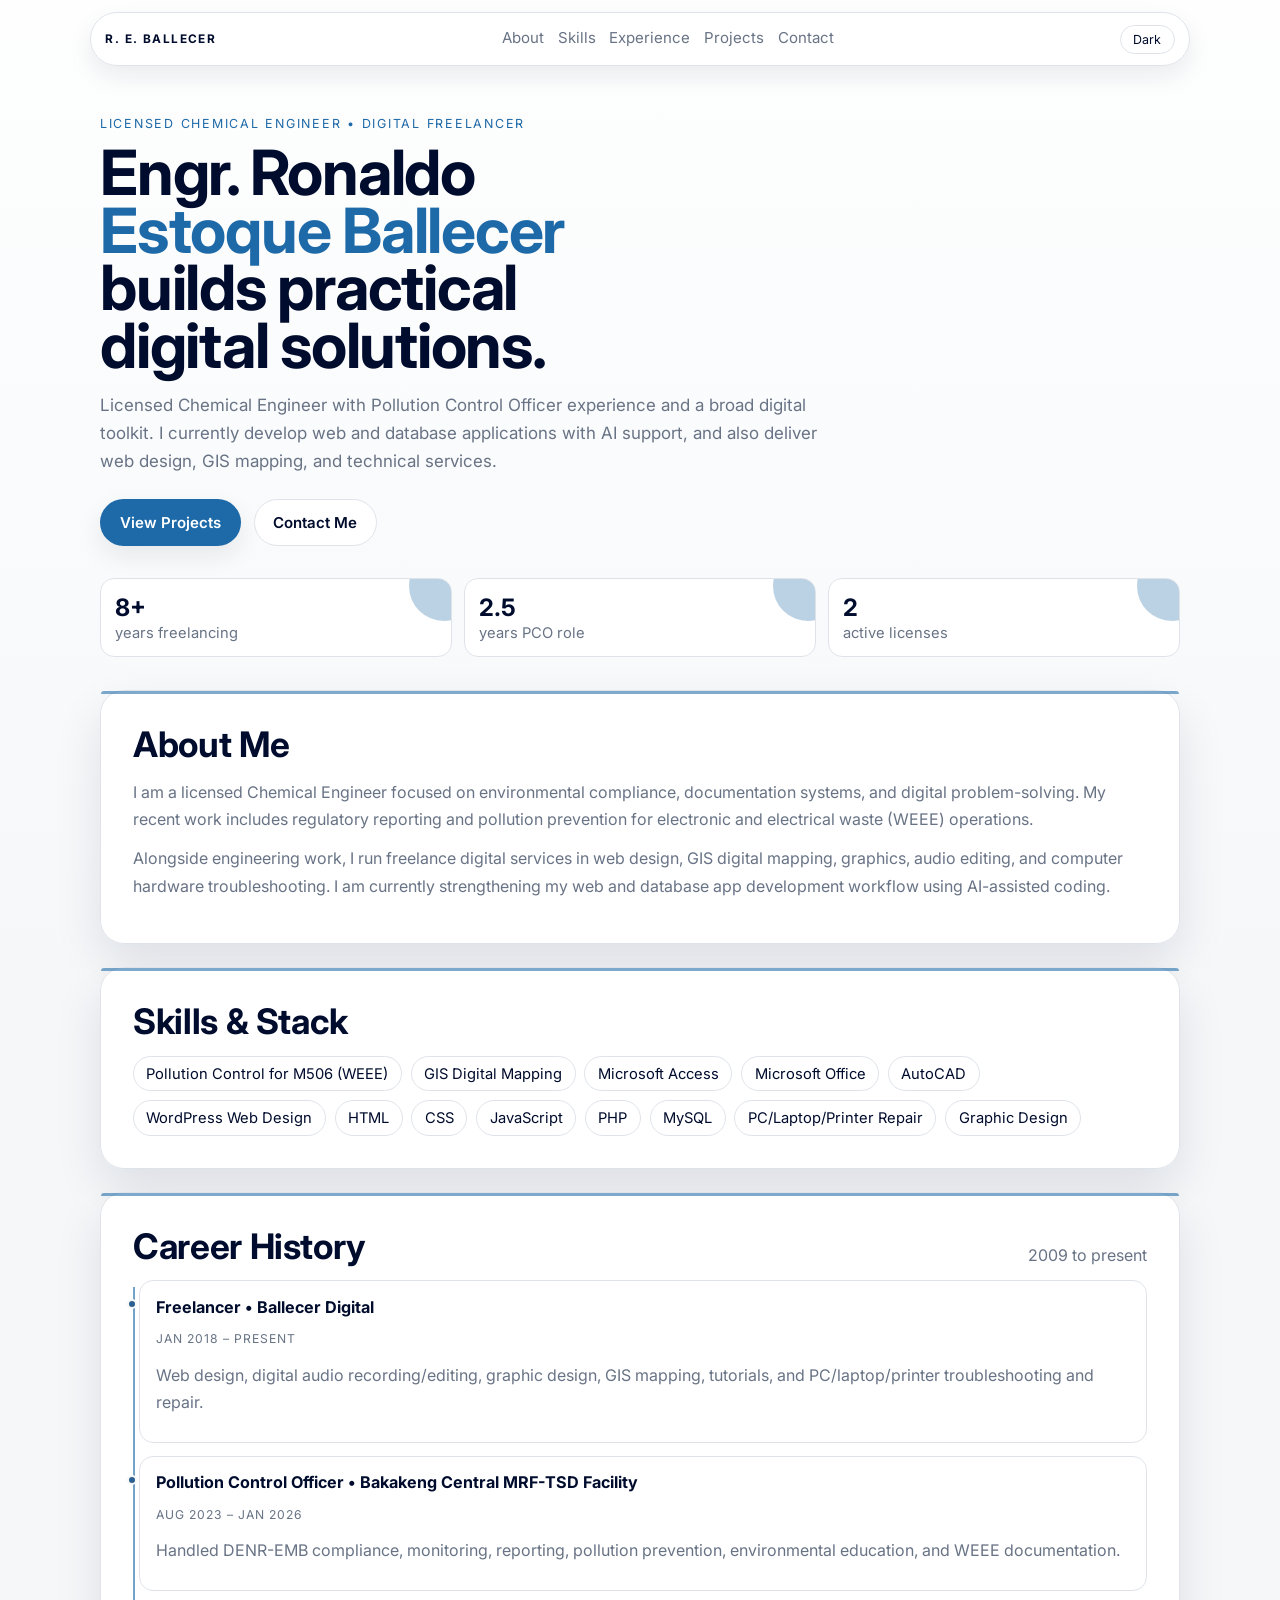
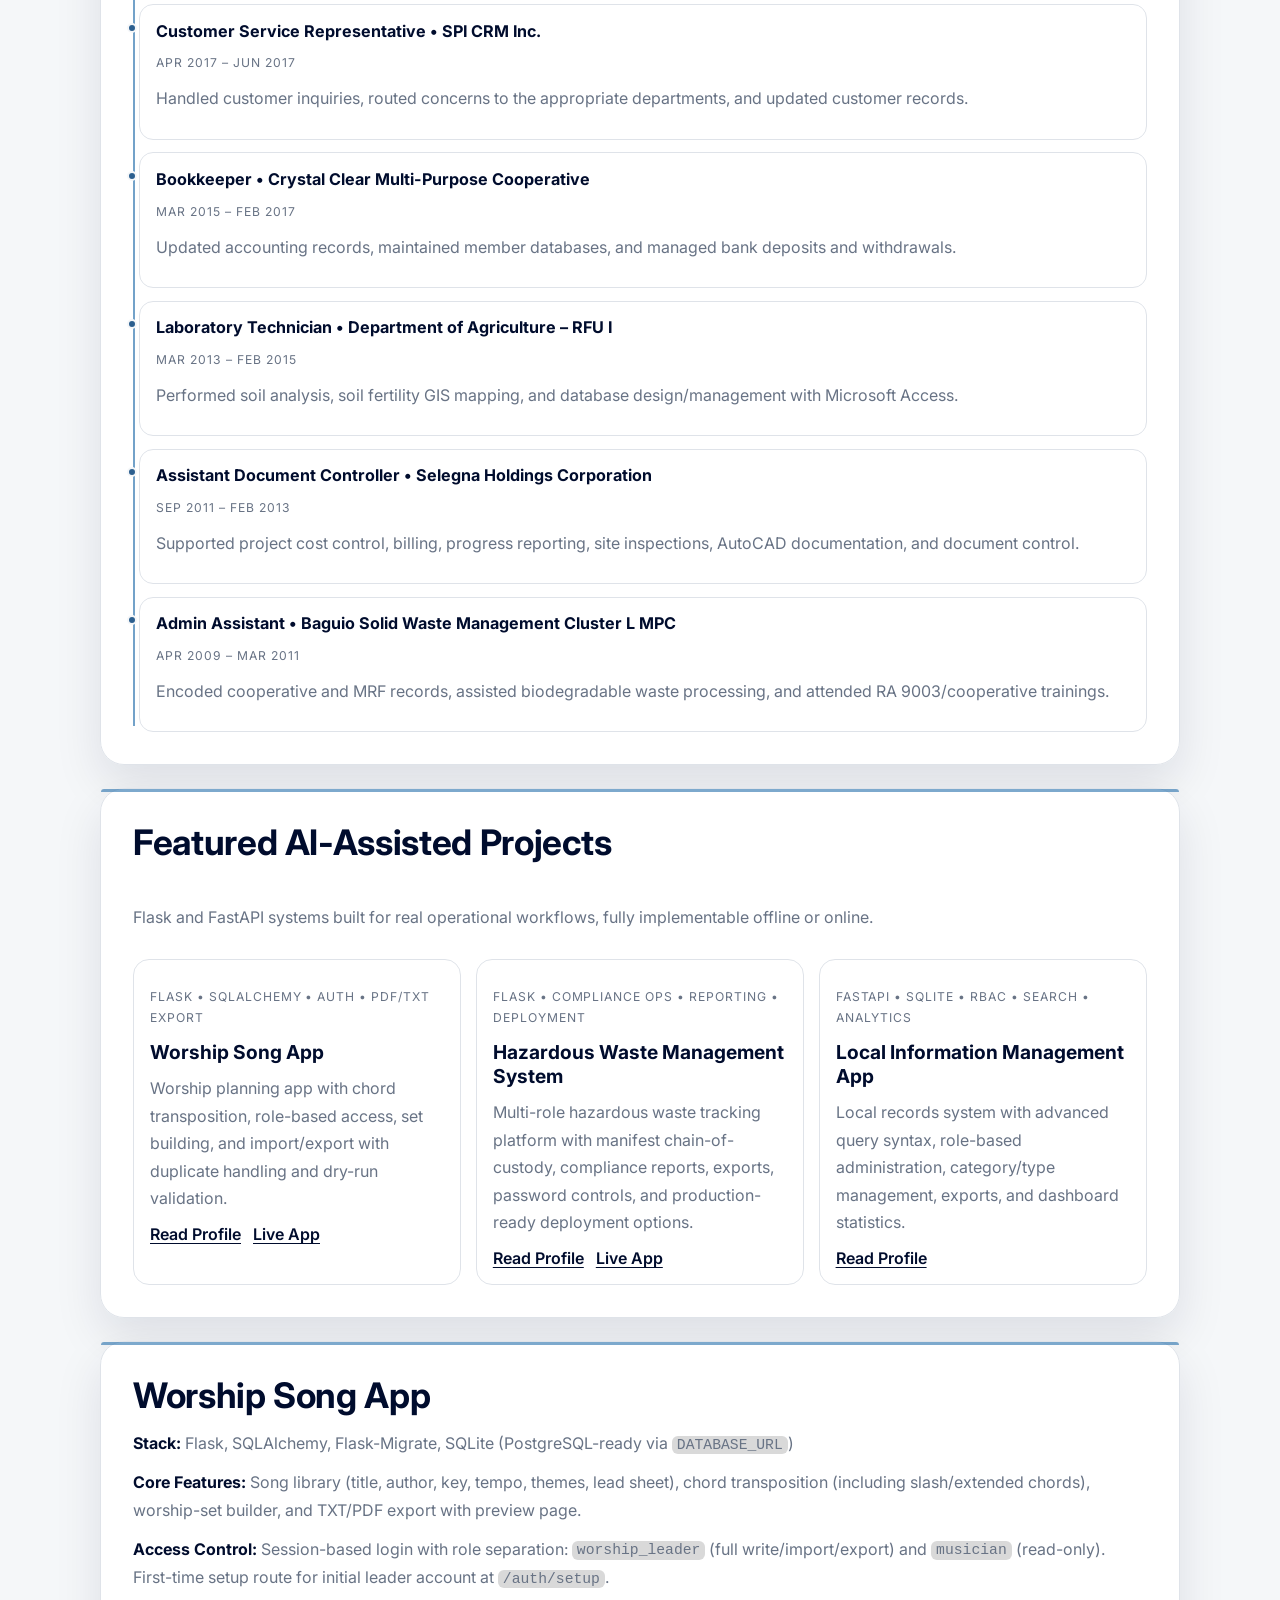
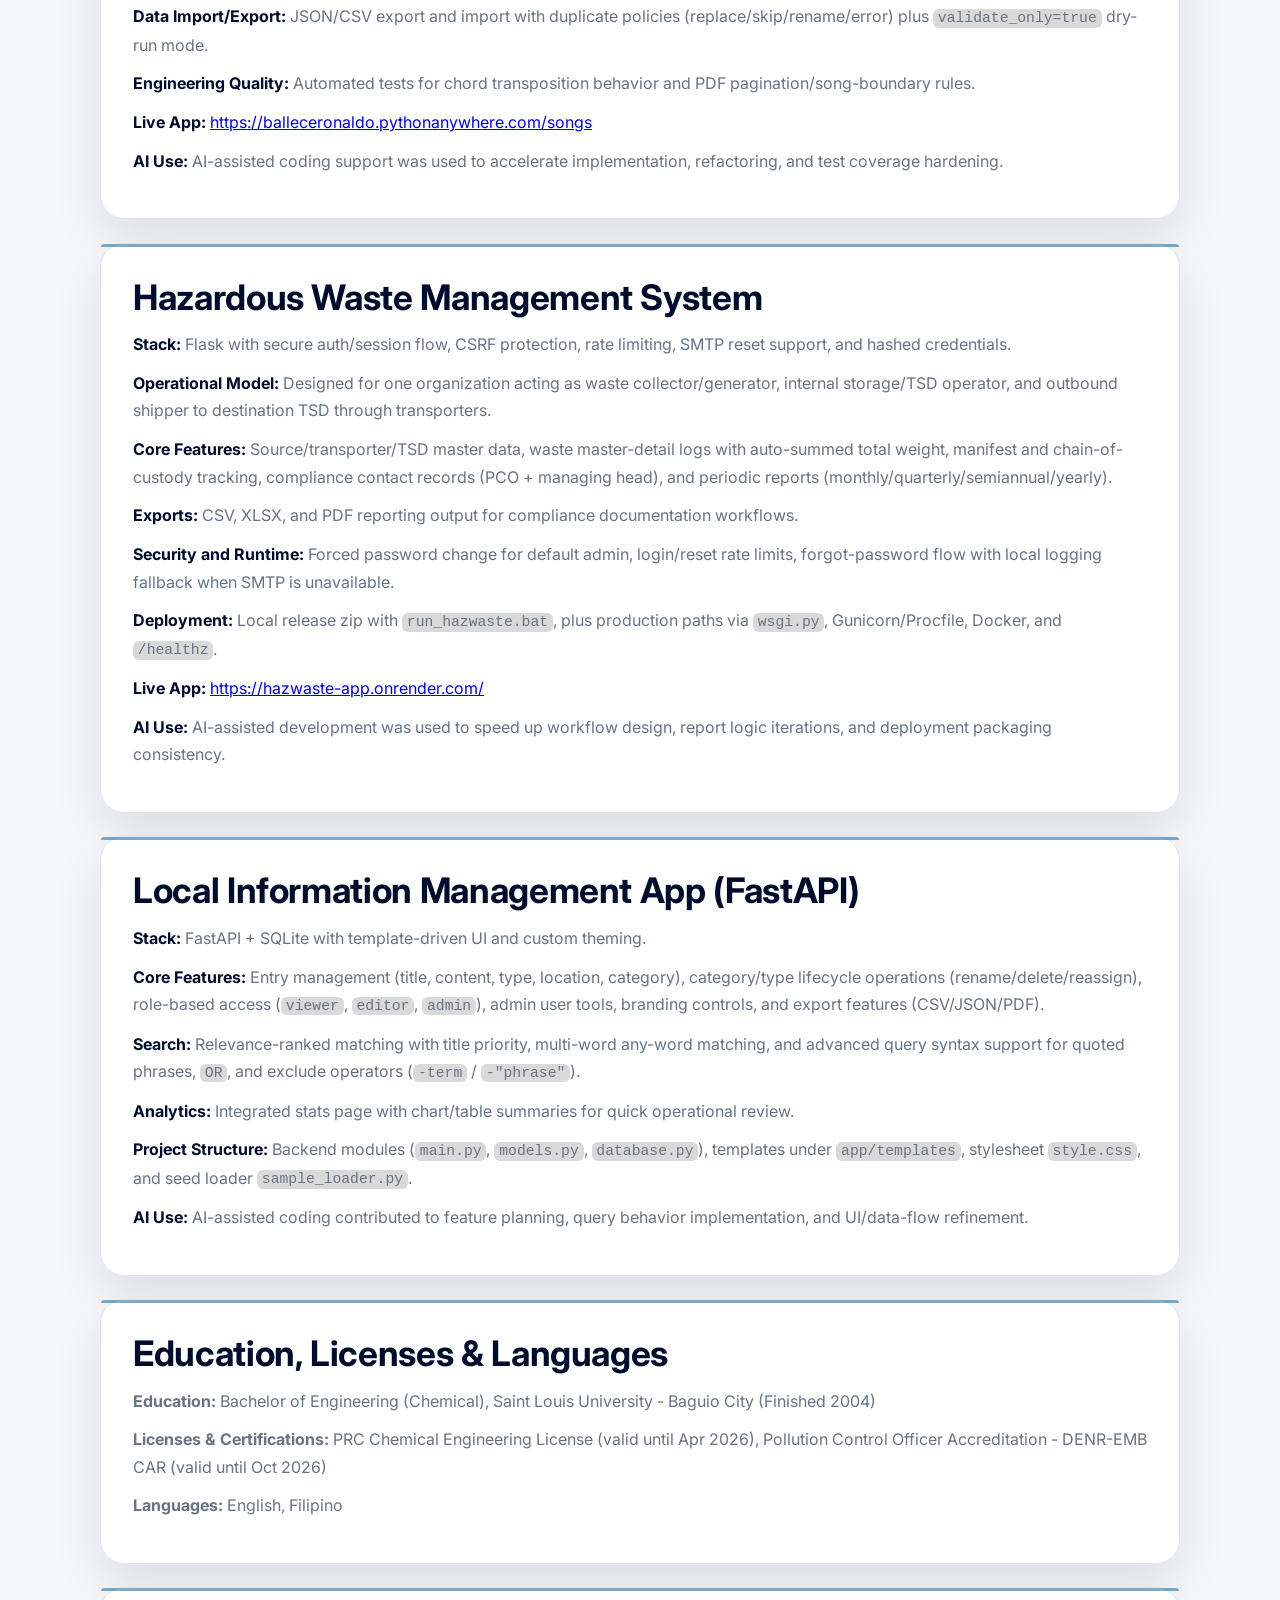
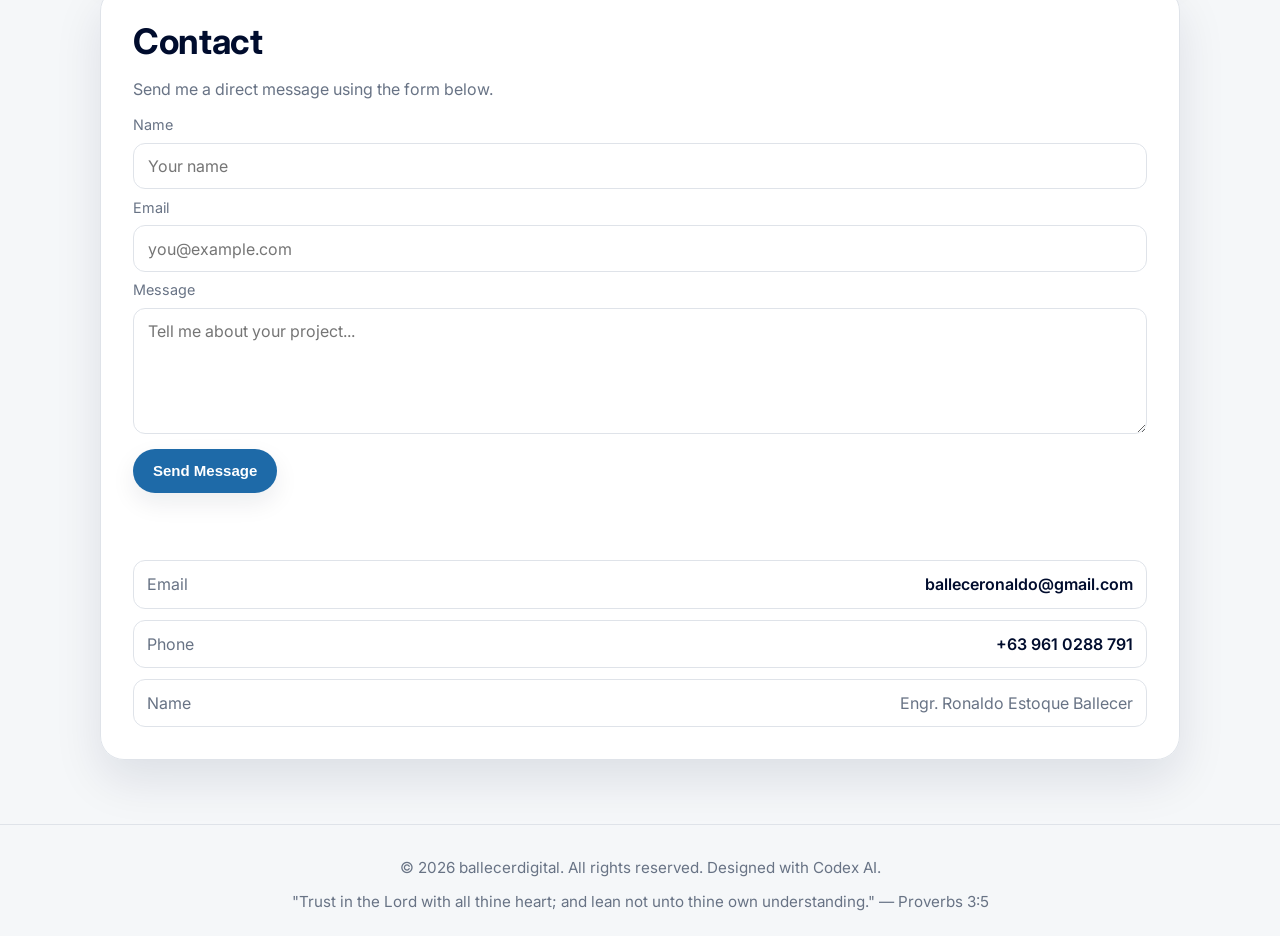
<file: index.html>
<!doctype html>
<html lang="en">
<head>
  <meta charset="utf-8">
  <meta name="viewport" content="width=device-width, initial-scale=1">
  <meta name="description" content="Portfolio of Engr. Ronaldo Estoque Ballecer featuring AI-assisted Flask and FastAPI applications, environmental compliance work, and digital solutions.">
  <meta name="author" content="Engr. Ronaldo Estoque Ballecer">
  <meta name="theme-color" content="#1E6AA8">
  <meta property="og:type" content="website">
  <meta property="og:title" content="Engr. Ronaldo Estoque Ballecer | Portfolio">
  <meta property="og:description" content="AI-assisted Flask and FastAPI builder with environmental compliance and practical digital delivery experience.">
  <meta property="og:image" content="assets/python_skill_map.svg">
  <meta name="twitter:card" content="summary_large_image">
  <meta name="twitter:title" content="Engr. Ronaldo Estoque Ballecer | Portfolio">
  <meta name="twitter:description" content="AI-assisted Flask and FastAPI builder with environmental compliance and practical digital delivery experience.">
  <meta name="twitter:image" content="assets/python_skill_map.svg">
  <title>Engr. Ronaldo Estoque Ballecer | Portfolio</title>
  <link rel="preconnect" href="https://fonts.googleapis.com">
  <link rel="preconnect" href="https://fonts.gstatic.com" crossorigin>
  <link href="https://fonts.googleapis.com/css2?family=Inter:wght@400;500;600;700;800;900&display=swap" rel="stylesheet">
  <link rel="icon" href="assets/favicon.svg" type="image/svg+xml">
  <link rel="manifest" href="site.webmanifest">
  <link rel="stylesheet" href="styles.css">
  <script type="application/ld+json">
    {
      "@context": "https://schema.org",
      "@type": "Person",
      "name": "Engr. Ronaldo Estoque Ballecer",
      "jobTitle": "Chemical Engineer and Digital Freelancer",
      "email": "mailto:balleceronaldo@gmail.com",
      "telephone": "+63 961 0288 791",
      "alumniOf": "Saint Louis University - Baguio City",
      "knowsAbout": [
        "Pollution Control",
        "GIS Digital Mapping",
        "WordPress Web Design",
        "HTML",
        "CSS",
        "JavaScript",
        "PHP",
        "MySQL",
        "Microsoft Access"
      ],
      "url": "index.html"
    }
  </script>
</head>
<body>
  <a class="skip-link" href="#top">Skip to content</a>
  <div id="scroll-progress" class="scroll-progress" aria-hidden="true"></div>
  <div class="page-bg" aria-hidden="true"></div>
  <header class="site-header">
    <a class="brand" href="#top">R. E. BALLECER</a>
    <nav class="site-nav" aria-label="Main navigation">
      <a href="#about">About</a>
      <a href="#skills">Skills</a>
      <a href="#experience">Experience</a>
      <a href="#projects">Projects</a>
      <a href="#contact">Contact</a>
    </nav>
    <button id="theme-toggle" class="theme-toggle" type="button" aria-label="Toggle dark mode">Theme</button>
  </header>

  <main id="top">
    <section class="hero reveal">
      <p class="eyebrow">Licensed Chemical Engineer • Digital Freelancer</p>
      <h1>
        Engr. Ronaldo
        <span>Estoque Ballecer</span>
        builds practical digital solutions.
      </h1>
      <p class="intro">
        Licensed Chemical Engineer with Pollution Control Officer experience and a broad digital toolkit.
        I currently develop web and database applications with AI support, and also deliver web design,
        GIS mapping, and technical services.
      </p>
      <div class="hero-actions">
        <a class="btn btn-primary" href="#projects">View Projects</a>
        <a class="btn btn-ghost" href="#contact">Contact Me</a>
      </div>
      <ul class="quick-metrics">
        <li><strong>8+</strong><span>years freelancing</span></li>
        <li><strong>2.5</strong><span>years PCO role</span></li>
        <li><strong>2</strong><span>active licenses</span></li>
      </ul>
    </section>

    <section id="about" class="panel reveal">
      <h2>About Me</h2>
      <p>
        I am a licensed Chemical Engineer focused on environmental compliance, documentation systems,
        and digital problem-solving. My recent work includes regulatory reporting and pollution prevention
        for electronic and electrical waste (WEEE) operations.
      </p>
      <p>
        Alongside engineering work, I run freelance digital services in web design, GIS digital mapping,
        graphics, audio editing, and computer hardware troubleshooting. I am currently strengthening my
        web and database app development workflow using AI-assisted coding.
      </p>
    </section>

    <section id="skills" class="panel reveal">
      <div class="panel-head">
        <h2>Skills & Stack</h2>
      </div>
      <div class="chip-grid">
        <span>Pollution Control for M506 (WEEE)</span>
        <span>GIS Digital Mapping</span>
        <span>Microsoft Access</span>
        <span>Microsoft Office</span>
        <span>AutoCAD</span>
        <span>WordPress Web Design</span>
        <span>HTML</span>
        <span>CSS</span>
        <span>JavaScript</span>
        <span>PHP</span>
        <span>MySQL</span>
        <span>PC/Laptop/Printer Repair</span>
        <span>Graphic Design</span>
      </div>
    </section>

    <section id="experience" class="panel reveal">
      <div class="panel-head">
        <h2>Career History</h2>
        <p>2009 to present</p>
      </div>
      <div class="timeline">
        <article class="timeline-item">
          <h3>Freelancer • Ballecer Digital</h3>
          <p class="tag">Jan 2018 – Present</p>
          <p>Web design, digital audio recording/editing, graphic design, GIS mapping, tutorials, and PC/laptop/printer troubleshooting and repair.</p>
        </article>
        <article class="timeline-item">
          <h3>Pollution Control Officer • Bakakeng Central MRF-TSD Facility</h3>
          <p class="tag">Aug 2023 – Jan 2026</p>
          <p>Handled DENR-EMB compliance, monitoring, reporting, pollution prevention, environmental education, and WEEE documentation.</p>
        </article>
        <article class="timeline-item">
          <h3>Customer Service Representative • SPI CRM Inc.</h3>
          <p class="tag">Apr 2017 – Jun 2017</p>
          <p>Handled customer inquiries, routed concerns to the appropriate departments, and updated customer records.</p>
        </article>
        <article class="timeline-item">
          <h3>Bookkeeper • Crystal Clear Multi-Purpose Cooperative</h3>
          <p class="tag">Mar 2015 – Feb 2017</p>
          <p>Updated accounting records, maintained member databases, and managed bank deposits and withdrawals.</p>
        </article>
        <article class="timeline-item">
          <h3>Laboratory Technician • Department of Agriculture – RFU I</h3>
          <p class="tag">Mar 2013 – Feb 2015</p>
          <p>Performed soil analysis, soil fertility GIS mapping, and database design/management with Microsoft Access.</p>
        </article>
        <article class="timeline-item">
          <h3>Assistant Document Controller • Selegna Holdings Corporation</h3>
          <p class="tag">Sep 2011 – Feb 2013</p>
          <p>Supported project cost control, billing, progress reporting, site inspections, AutoCAD documentation, and document control.</p>
        </article>
        <article class="timeline-item">
          <h3>Admin Assistant • Baguio Solid Waste Management Cluster L MPC</h3>
          <p class="tag">Apr 2009 – Mar 2011</p>
          <p>Encoded cooperative and MRF records, assisted biodegradable waste processing, and attended RA 9003/cooperative trainings.</p>
        </article>
      </div>
    </section>

    <section id="projects" class="panel reveal">
      <div class="panel-head">
        <h2>Featured AI-Assisted Projects</h2>
        <p>Flask and FastAPI systems built for real operational workflows, fully implementable offline or online.</p>
      </div>
      <div class="projects-grid">
        <article class="project-card">
          <p class="tag">Flask • SQLAlchemy • Auth • PDF/TXT Export</p>
          <h3>Worship Song App</h3>
          <p>
            Worship planning app with chord transposition, role-based access, set building, and import/export with
            duplicate handling and dry-run validation.
          </p>
          <div class="project-links">
            <a href="#worship-song-app">Read Profile</a>
            <a href="https://balleceronaldo.pythonanywhere.com/songs">Live App</a>
          </div>
        </article>

        <article class="project-card">
          <p class="tag">Flask • Compliance Ops • Reporting • Deployment</p>
          <h3>Hazardous Waste Management System</h3>
          <p>
            Multi-role hazardous waste tracking platform with manifest chain-of-custody, compliance reports,
            exports, password controls, and production-ready deployment options.
          </p>
          <div class="project-links">
            <a href="#hazwaste-system">Read Profile</a>
            <a href="https://hazwaste-app.onrender.com/">Live App</a>
          </div>
        </article>

        <article class="project-card">
          <p class="tag">FastAPI • SQLite • RBAC • Search • Analytics</p>
          <h3>Local Information Management App</h3>
          <p>
            Local records system with advanced query syntax, role-based administration, category/type management,
            exports, and dashboard statistics.
          </p>
          <div class="project-links">
            <a href="#fastapi-info-app">Read Profile</a>
          </div>
        </article>
      </div>
    </section>

    <section id="worship-song-app" class="panel reveal project-detail">
      <h2>Worship Song App</h2>
      <p><strong>Stack:</strong> Flask, SQLAlchemy, Flask-Migrate, SQLite (PostgreSQL-ready via <code>DATABASE_URL</code>)</p>
      <p><strong>Core Features:</strong> Song library (title, author, key, tempo, themes, lead sheet), chord transposition (including slash/extended chords), worship-set builder, and TXT/PDF export with preview page.</p>
      <p><strong>Access Control:</strong> Session-based login with role separation: <code>worship_leader</code> (full write/import/export) and <code>musician</code> (read-only). First-time setup route for initial leader account at <code>/auth/setup</code>.</p>
      <p><strong>Data Import/Export:</strong> JSON/CSV export and import with duplicate policies (replace/skip/rename/error) plus <code>validate_only=true</code> dry-run mode.</p>
      <p><strong>Engineering Quality:</strong> Automated tests for chord transposition behavior and PDF pagination/song-boundary rules.</p>
      <p><strong>Live App:</strong> <a href="https://balleceronaldo.pythonanywhere.com/songs">https://balleceronaldo.pythonanywhere.com/songs</a></p>
      <p><strong>AI Use:</strong> AI-assisted coding support was used to accelerate implementation, refactoring, and test coverage hardening.</p>
    </section>

    <section id="hazwaste-system" class="panel reveal project-detail">
      <h2>Hazardous Waste Management System</h2>
      <p><strong>Stack:</strong> Flask with secure auth/session flow, CSRF protection, rate limiting, SMTP reset support, and hashed credentials.</p>
      <p><strong>Operational Model:</strong> Designed for one organization acting as waste collector/generator, internal storage/TSD operator, and outbound shipper to destination TSD through transporters.</p>
      <p><strong>Core Features:</strong> Source/transporter/TSD master data, waste master-detail logs with auto-summed total weight, manifest and chain-of-custody tracking, compliance contact records (PCO + managing head), and periodic reports (monthly/quarterly/semiannual/yearly).</p>
      <p><strong>Exports:</strong> CSV, XLSX, and PDF reporting output for compliance documentation workflows.</p>
      <p><strong>Security and Runtime:</strong> Forced password change for default admin, login/reset rate limits, forgot-password flow with local logging fallback when SMTP is unavailable.</p>
      <p><strong>Deployment:</strong> Local release zip with <code>run_hazwaste.bat</code>, plus production paths via <code>wsgi.py</code>, Gunicorn/Procfile, Docker, and <code>/healthz</code>.</p>
      <p><strong>Live App:</strong> <a href="https://hazwaste-app.onrender.com/">https://hazwaste-app.onrender.com/</a></p>
      <p><strong>AI Use:</strong> AI-assisted development was used to speed up workflow design, report logic iterations, and deployment packaging consistency.</p>
    </section>

    <section id="fastapi-info-app" class="panel reveal project-detail">
      <h2>Local Information Management App (FastAPI)</h2>
      <p><strong>Stack:</strong> FastAPI + SQLite with template-driven UI and custom theming.</p>
      <p><strong>Core Features:</strong> Entry management (title, content, type, location, category), category/type lifecycle operations (rename/delete/reassign), role-based access (<code>viewer</code>, <code>editor</code>, <code>admin</code>), admin user tools, branding controls, and export features (CSV/JSON/PDF).</p>
      <p><strong>Search:</strong> Relevance-ranked matching with title priority, multi-word any-word matching, and advanced query syntax support for quoted phrases, <code>OR</code>, and exclude operators (<code>-term</code> / <code>-"phrase"</code>).</p>
      <p><strong>Analytics:</strong> Integrated stats page with chart/table summaries for quick operational review.</p>
      <p><strong>Project Structure:</strong> Backend modules (<code>main.py</code>, <code>models.py</code>, <code>database.py</code>), templates under <code>app/templates</code>, stylesheet <code>style.css</code>, and seed loader <code>sample_loader.py</code>.</p>
      <p><strong>AI Use:</strong> AI-assisted coding contributed to feature planning, query behavior implementation, and UI/data-flow refinement.</p>
    </section>

    <section id="credentials" class="panel reveal">
      <h2>Education, Licenses & Languages</h2>
      <p><strong>Education:</strong> Bachelor of Engineering (Chemical), Saint Louis University - Baguio City (Finished 2004)</p>
      <p><strong>Licenses & Certifications:</strong> PRC Chemical Engineering License (valid until Apr 2026), Pollution Control Officer Accreditation - DENR-EMB CAR (valid until Oct 2026)</p>
      <p><strong>Languages:</strong> English, Filipino</p>
    </section>

    <section id="contact" class="panel reveal">
      <h2>Contact</h2>
      <p>Send me a direct message using the form below.</p>
      <form class="contact-form" action="https://formspree.io/f/xpqjrpjr" method="POST">
        <label for="name">Name</label>
        <input id="name" name="name" type="text" placeholder="Your name" autocomplete="name" required>

        <label for="email">Email</label>
        <input id="email" name="email" type="email" placeholder="you@example.com" autocomplete="email" required>

        <label for="message">Message</label>
        <textarea id="message" name="message" rows="5" placeholder="Tell me about your project..." required></textarea>

        <input type="hidden" name="_subject" value="New portfolio message">
        <input class="hp-field" type="text" name="_gotcha" tabindex="-1" autocomplete="off" aria-hidden="true">
        <button class="btn btn-primary" type="submit">Send Message</button>
        <p class="contact-form-status" role="status" aria-live="polite"></p>
      </form>
      <ul class="contact-list">
        <li><span>Email</span><a href="mailto:balleceronaldo@gmail.com">balleceronaldo@gmail.com</a></li>
        <li><span>Phone</span><a href="tel:+639610288791">+63 961 0288 791</a></li>
        <li><span>Name</span><span>Engr. Ronaldo Estoque Ballecer</span></li>
      </ul>
    </section>
  </main>

  <footer class="site-footer">
    <p>© <span id="year"></span> ballecerdigital. All rights reserved. Designed with Codex AI.</p>
    <p>"Trust in the Lord with all thine heart; and lean not unto thine own understanding." — Proverbs 3:5</p>
  </footer>
  <button id="back-to-top" class="back-to-top" type="button" aria-label="Back to top">Top</button>

  <script src="script.js"></script>
</body>
</html>
</file>
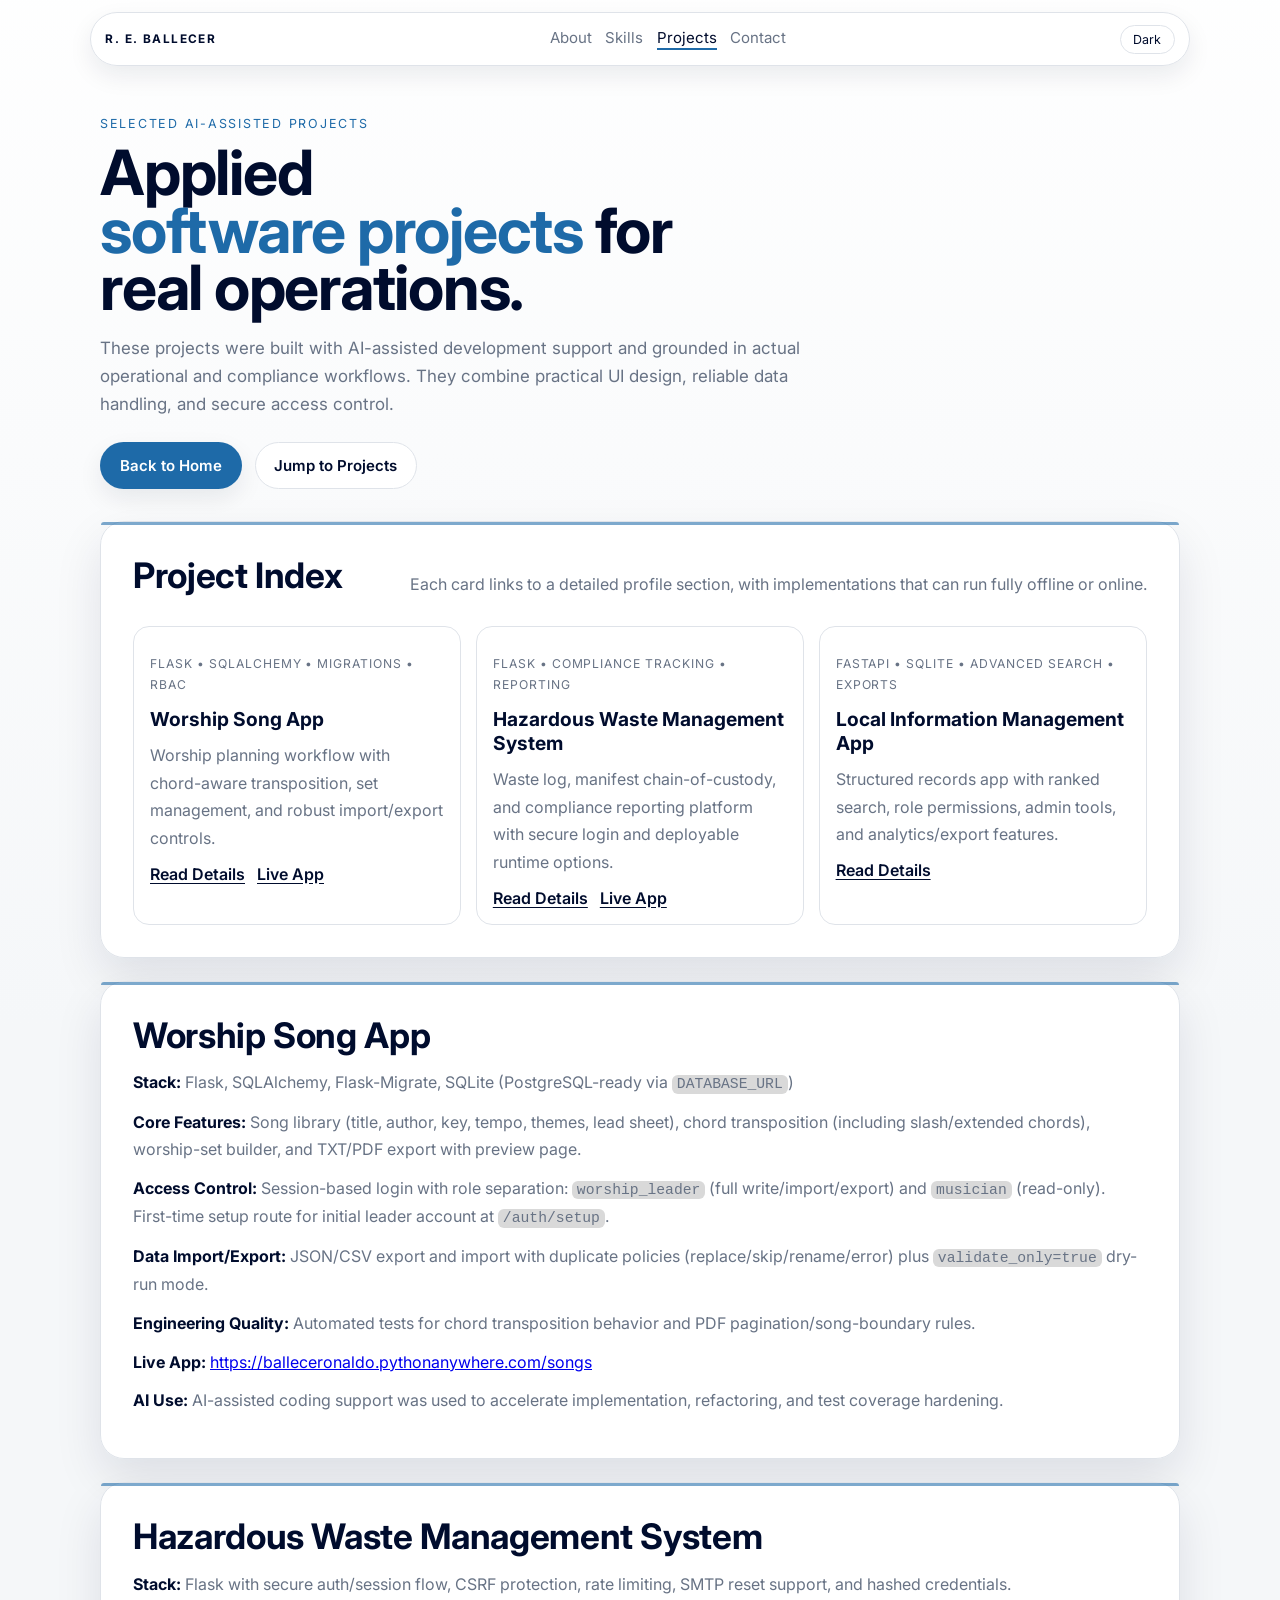
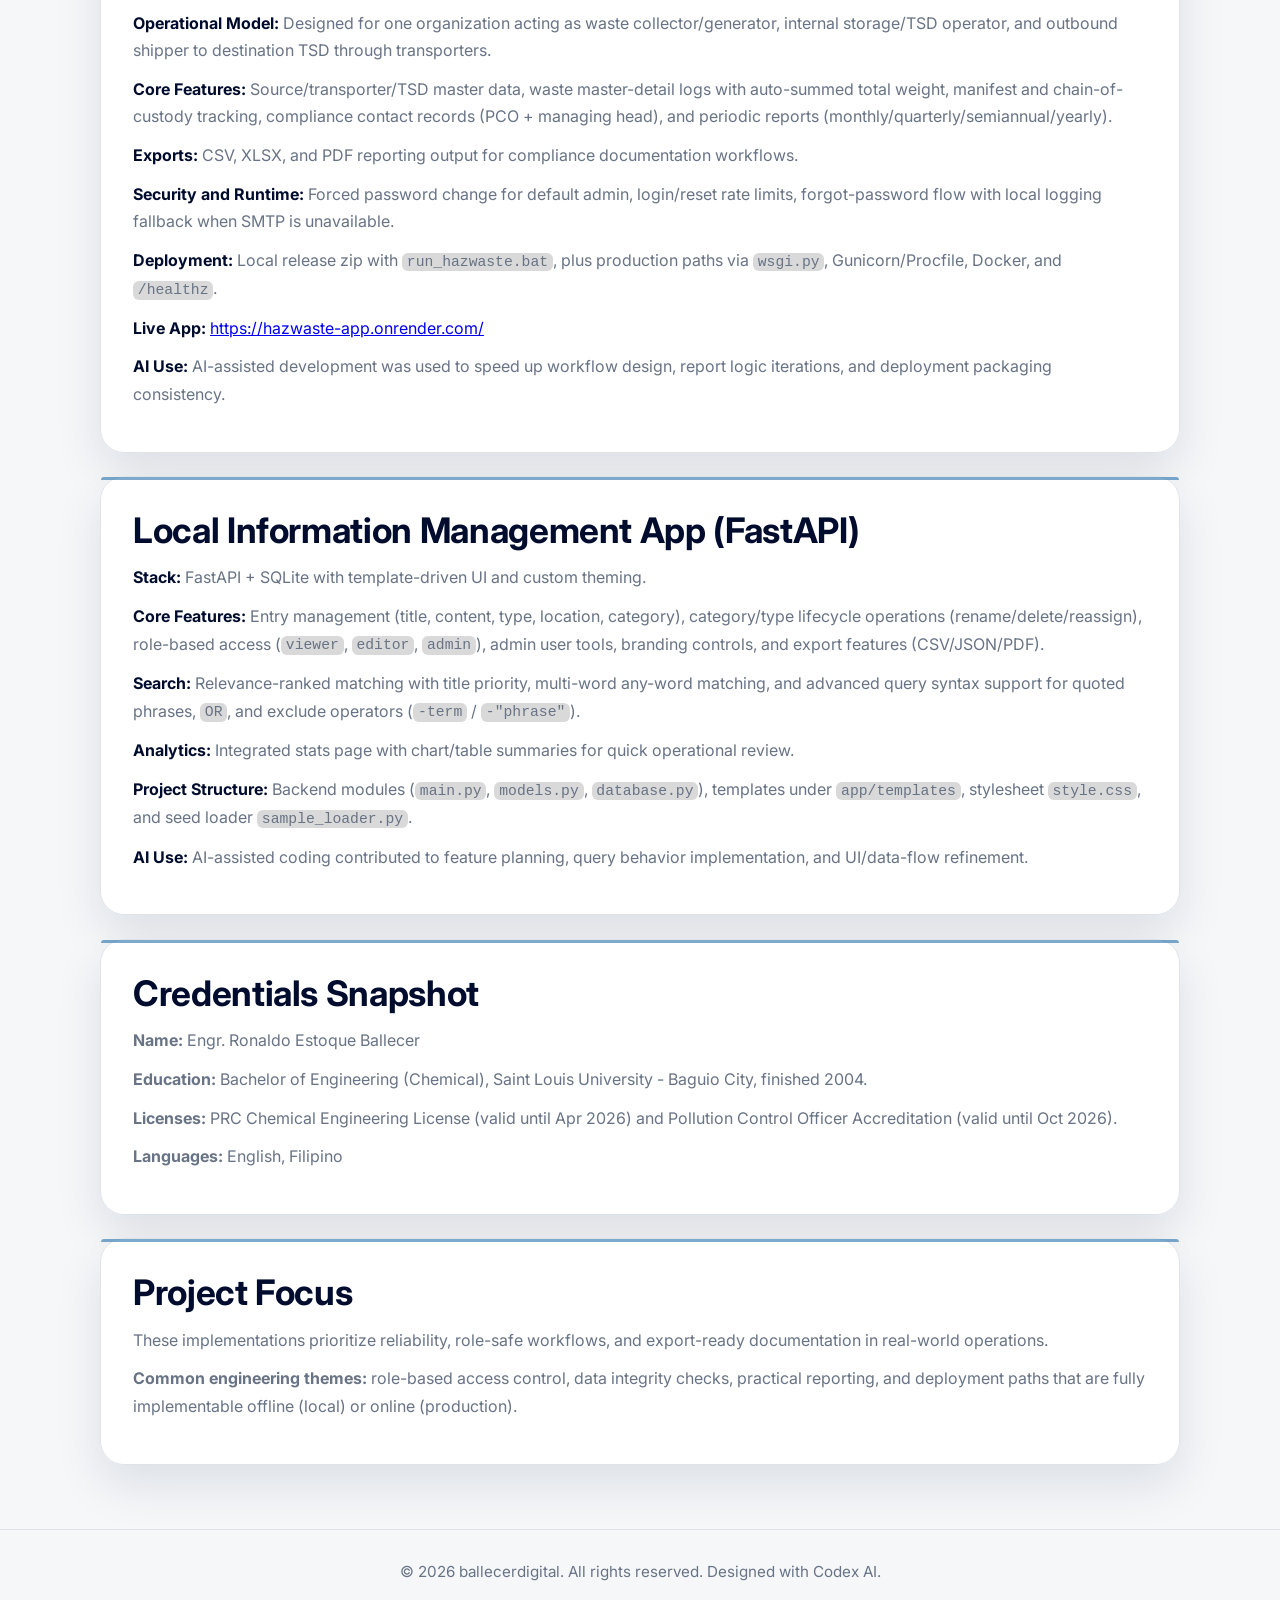
<file: projects.html>
<!doctype html>
<html lang="en">
<head>
  <meta charset="utf-8">
  <meta name="viewport" content="width=device-width, initial-scale=1">
  <meta name="description" content="AI-assisted project portfolio featuring Flask and FastAPI systems for worship planning, hazardous waste management, and local information workflows.">
  <meta name="author" content="Engr. Ronaldo Estoque Ballecer">
  <meta name="theme-color" content="#1E6AA8">
  <meta property="og:type" content="website">
  <meta property="og:title" content="Engr. Ronaldo Estoque Ballecer | Work Profiles">
  <meta property="og:description" content="AI-assisted Flask and FastAPI projects for worship planning, hazardous waste operations, and local information management.">
  <meta property="og:image" content="assets/python_skill_map.svg">
  <meta name="twitter:card" content="summary_large_image">
  <meta name="twitter:title" content="Engr. Ronaldo Estoque Ballecer | Work Profiles">
  <meta name="twitter:description" content="AI-assisted Flask and FastAPI projects for worship planning, hazardous waste operations, and local information management.">
  <meta name="twitter:image" content="assets/python_skill_map.svg">
  <title>Engr. Ronaldo Estoque Ballecer | Work Profiles</title>
  <link rel="preconnect" href="https://fonts.googleapis.com">
  <link rel="preconnect" href="https://fonts.gstatic.com" crossorigin>
  <link href="https://fonts.googleapis.com/css2?family=Inter:wght@400;500;600;700;800;900&display=swap" rel="stylesheet">
  <link rel="icon" href="assets/favicon.svg" type="image/svg+xml">
  <link rel="manifest" href="site.webmanifest">
  <link rel="stylesheet" href="styles.css">
</head>
<body>
  <a class="skip-link" href="#top">Skip to content</a>
  <div id="scroll-progress" class="scroll-progress" aria-hidden="true"></div>
  <div class="page-bg" aria-hidden="true"></div>
  <header class="site-header">
    <a class="brand" href="index.html">R. E. BALLECER</a>
    <nav class="site-nav" aria-label="Main navigation">
      <a href="index.html#about">About</a>
      <a href="index.html#skills">Skills</a>
      <a href="projects.html">Projects</a>
      <a href="index.html#contact">Contact</a>
    </nav>
    <button id="theme-toggle" class="theme-toggle" type="button" aria-label="Toggle dark mode">Theme</button>
  </header>

  <main id="top">
    <section class="hero reveal">
      <p class="eyebrow">Selected AI-Assisted Projects</p>
      <h1>
        Applied
        <span>software projects</span>
        for real operations.
      </h1>
      <p class="intro">
        These projects were built with AI-assisted development support and grounded in actual operational
        and compliance workflows. They combine practical UI design, reliable data handling, and secure access control.
      </p>
      <div class="hero-actions">
        <a class="btn btn-primary" href="index.html">Back to Home</a>
        <a class="btn btn-ghost" href="#worship-song-app">Jump to Projects</a>
      </div>
    </section>

    <section class="panel reveal">
      <div class="panel-head">
        <h2>Project Index</h2>
        <p>Each card links to a detailed profile section, with implementations that can run fully offline or online.</p>
      </div>
      <div class="projects-grid">
        <article class="project-card">
          <p class="tag">Flask • SQLAlchemy • Migrations • RBAC</p>
          <h3>Worship Song App</h3>
          <p>Worship planning workflow with chord-aware transposition, set management, and robust import/export controls.</p>
          <div class="project-links">
            <a href="#worship-song-app">Read Details</a>
            <a href="https://balleceronaldo.pythonanywhere.com/songs">Live App</a>
          </div>
        </article>
        <article class="project-card">
          <p class="tag">Flask • Compliance Tracking • Reporting</p>
          <h3>Hazardous Waste Management System</h3>
          <p>Waste log, manifest chain-of-custody, and compliance reporting platform with secure login and deployable runtime options.</p>
          <div class="project-links">
            <a href="#hazwaste-system">Read Details</a>
            <a href="https://hazwaste-app.onrender.com/">Live App</a>
          </div>
        </article>
        <article class="project-card">
          <p class="tag">FastAPI • SQLite • Advanced Search • Exports</p>
          <h3>Local Information Management App</h3>
          <p>Structured records app with ranked search, role permissions, admin tools, and analytics/export features.</p>
          <div class="project-links">
            <a href="#fastapi-info-app">Read Details</a>
          </div>
        </article>
      </div>
    </section>

    <section id="worship-song-app" class="panel reveal project-detail">
      <h2>Worship Song App</h2>
      <p><strong>Stack:</strong> Flask, SQLAlchemy, Flask-Migrate, SQLite (PostgreSQL-ready via <code>DATABASE_URL</code>)</p>
      <p><strong>Core Features:</strong> Song library (title, author, key, tempo, themes, lead sheet), chord transposition (including slash/extended chords), worship-set builder, and TXT/PDF export with preview page.</p>
      <p><strong>Access Control:</strong> Session-based login with role separation: <code>worship_leader</code> (full write/import/export) and <code>musician</code> (read-only). First-time setup route for initial leader account at <code>/auth/setup</code>.</p>
      <p><strong>Data Import/Export:</strong> JSON/CSV export and import with duplicate policies (replace/skip/rename/error) plus <code>validate_only=true</code> dry-run mode.</p>
      <p><strong>Engineering Quality:</strong> Automated tests for chord transposition behavior and PDF pagination/song-boundary rules.</p>
      <p><strong>Live App:</strong> <a href="https://balleceronaldo.pythonanywhere.com/songs">https://balleceronaldo.pythonanywhere.com/songs</a></p>
      <p><strong>AI Use:</strong> AI-assisted coding support was used to accelerate implementation, refactoring, and test coverage hardening.</p>
    </section>

    <section id="hazwaste-system" class="panel reveal project-detail">
      <h2>Hazardous Waste Management System</h2>
      <p><strong>Stack:</strong> Flask with secure auth/session flow, CSRF protection, rate limiting, SMTP reset support, and hashed credentials.</p>
      <p><strong>Operational Model:</strong> Designed for one organization acting as waste collector/generator, internal storage/TSD operator, and outbound shipper to destination TSD through transporters.</p>
      <p><strong>Core Features:</strong> Source/transporter/TSD master data, waste master-detail logs with auto-summed total weight, manifest and chain-of-custody tracking, compliance contact records (PCO + managing head), and periodic reports (monthly/quarterly/semiannual/yearly).</p>
      <p><strong>Exports:</strong> CSV, XLSX, and PDF reporting output for compliance documentation workflows.</p>
      <p><strong>Security and Runtime:</strong> Forced password change for default admin, login/reset rate limits, forgot-password flow with local logging fallback when SMTP is unavailable.</p>
      <p><strong>Deployment:</strong> Local release zip with <code>run_hazwaste.bat</code>, plus production paths via <code>wsgi.py</code>, Gunicorn/Procfile, Docker, and <code>/healthz</code>.</p>
      <p><strong>Live App:</strong> <a href="https://hazwaste-app.onrender.com/">https://hazwaste-app.onrender.com/</a></p>
      <p><strong>AI Use:</strong> AI-assisted development was used to speed up workflow design, report logic iterations, and deployment packaging consistency.</p>
    </section>

    <section id="fastapi-info-app" class="panel reveal project-detail">
      <h2>Local Information Management App (FastAPI)</h2>
      <p><strong>Stack:</strong> FastAPI + SQLite with template-driven UI and custom theming.</p>
      <p><strong>Core Features:</strong> Entry management (title, content, type, location, category), category/type lifecycle operations (rename/delete/reassign), role-based access (<code>viewer</code>, <code>editor</code>, <code>admin</code>), admin user tools, branding controls, and export features (CSV/JSON/PDF).</p>
      <p><strong>Search:</strong> Relevance-ranked matching with title priority, multi-word any-word matching, and advanced query syntax support for quoted phrases, <code>OR</code>, and exclude operators (<code>-term</code> / <code>-"phrase"</code>).</p>
      <p><strong>Analytics:</strong> Integrated stats page with chart/table summaries for quick operational review.</p>
      <p><strong>Project Structure:</strong> Backend modules (<code>main.py</code>, <code>models.py</code>, <code>database.py</code>), templates under <code>app/templates</code>, stylesheet <code>style.css</code>, and seed loader <code>sample_loader.py</code>.</p>
      <p><strong>AI Use:</strong> AI-assisted coding contributed to feature planning, query behavior implementation, and UI/data-flow refinement.</p>
    </section>

    <section class="panel reveal">
      <h2>Credentials Snapshot</h2>
      <p><strong>Name:</strong> Engr. Ronaldo Estoque Ballecer</p>
      <p><strong>Education:</strong> Bachelor of Engineering (Chemical), Saint Louis University - Baguio City, finished 2004.</p>
      <p><strong>Licenses:</strong> PRC Chemical Engineering License (valid until Apr 2026) and Pollution Control Officer Accreditation (valid until Oct 2026).</p>
      <p><strong>Languages:</strong> English, Filipino</p>
    </section>

    <section id="project-template" class="panel reveal">
      <h2>Project Focus</h2>
      <p>These implementations prioritize reliability, role-safe workflows, and export-ready documentation in real-world operations.</p>
      <p><strong>Common engineering themes:</strong> role-based access control, data integrity checks, practical reporting, and deployment paths that are fully implementable offline (local) or online (production).</p>
    </section>
  </main>

  <footer class="site-footer">
    <p>© <span id="year"></span> ballecerdigital. All rights reserved. Designed with Codex AI.</p>
  </footer>
  <button id="back-to-top" class="back-to-top" type="button" aria-label="Back to top">Top</button>

  <script src="script.js"></script>
</body>
</html>
</file>
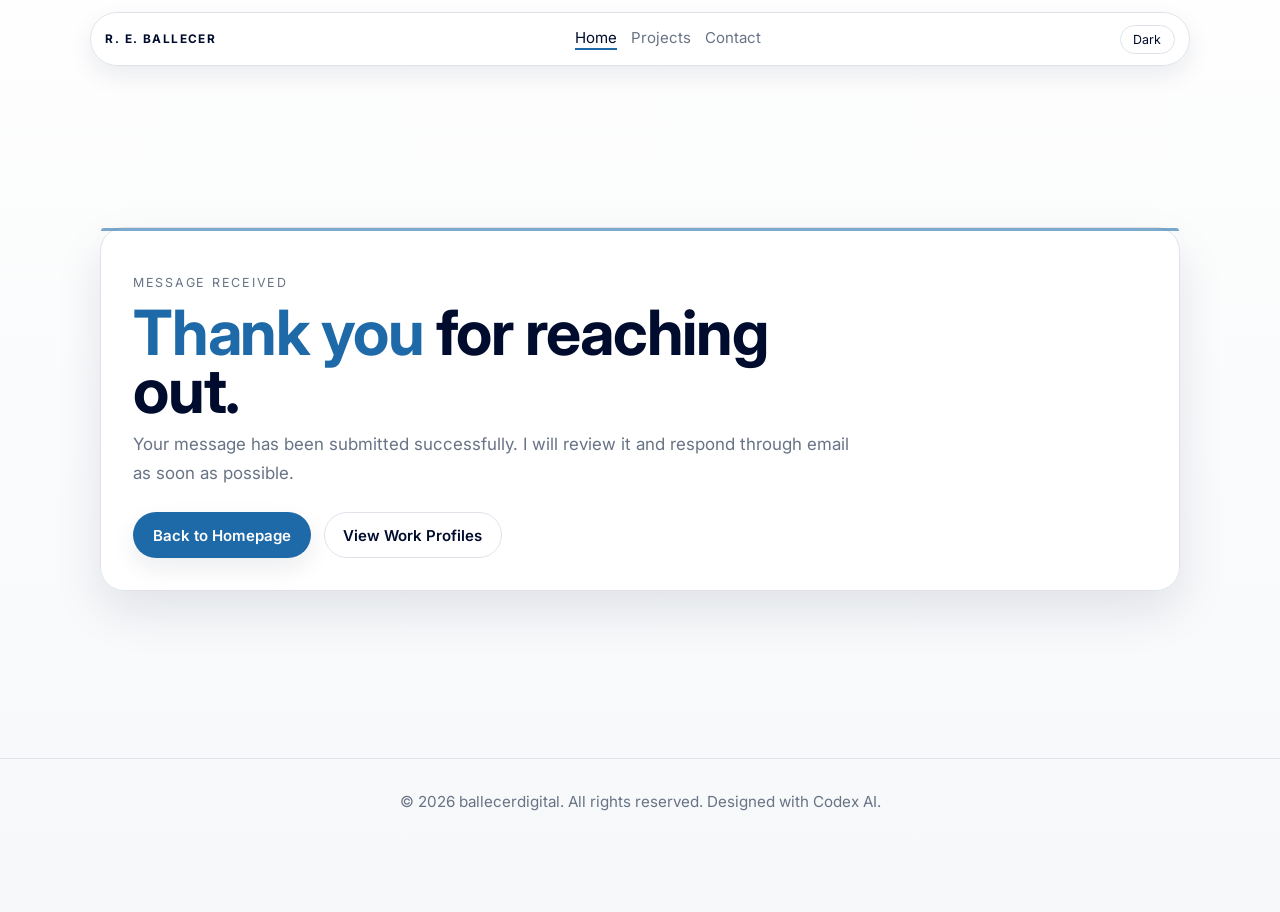
<file: thank-you.html>
<!doctype html>
<html lang="en">
<head>
  <meta charset="utf-8">
  <meta name="viewport" content="width=device-width, initial-scale=1">
  <meta name="description" content="Thank you page for portfolio contact submissions.">
  <meta name="author" content="Engr. Ronaldo Estoque Ballecer">
  <meta name="theme-color" content="#1E6AA8">
  <title>Thank You | Engr. Ronaldo Estoque Ballecer</title>
  <link rel="preconnect" href="https://fonts.googleapis.com">
  <link rel="preconnect" href="https://fonts.gstatic.com" crossorigin>
  <link href="https://fonts.googleapis.com/css2?family=Inter:wght@400;500;600;700;800;900&display=swap" rel="stylesheet">
  <link rel="icon" href="assets/favicon.svg" type="image/svg+xml">
  <link rel="manifest" href="site.webmanifest">
  <link rel="stylesheet" href="styles.css">
</head>
<body>
  <a class="skip-link" href="#top">Skip to content</a>
  <div id="scroll-progress" class="scroll-progress" aria-hidden="true"></div>
  <div class="page-bg" aria-hidden="true"></div>
  <header class="site-header">
    <a class="brand" href="index.html">R. E. BALLECER</a>
    <nav class="site-nav" aria-label="Main navigation">
      <a href="index.html">Home</a>
      <a href="projects.html">Projects</a>
      <a href="index.html#contact">Contact</a>
    </nav>
    <button id="theme-toggle" class="theme-toggle" type="button" aria-label="Toggle dark mode">Theme</button>
  </header>

  <main id="top" class="thanks-main">
    <section class="panel reveal thanks-card">
      <p class="eyebrow">Message Received</p>
      <h1><span>Thank you</span> for reaching out.</h1>
      <p class="intro">
        Your message has been submitted successfully. I will review it and respond through email as soon as possible.
      </p>
      <div class="hero-actions">
        <a class="btn btn-primary" href="index.html">Back to Homepage</a>
        <a class="btn btn-ghost" href="projects.html">View Work Profiles</a>
      </div>
    </section>
  </main>

  <footer class="site-footer">
    <p>© <span id="year"></span> ballecerdigital. All rights reserved. Designed with Codex AI.</p>
  </footer>
  <button id="back-to-top" class="back-to-top" type="button" aria-label="Back to top">Top</button>

  <script src="script.js"></script>
</body>
</html>
</file>
<file: styles.css>
:root {
  --bg: #f5f7f9;
  --bg-alt: #ffffff;
  --text: #000c2d;
  --muted: #687385;
  --panel: #ffffff;
  --line: #dfe3e9;
  --accent: #1e6aa8;
  --accent-2: #2c5f8f;
  --accent-3: #4f779d;
  --shadow-lg: 0 20px 48px rgba(2, 22, 55, 0.1);
  --shadow-md: 0 10px 24px rgba(2, 22, 55, 0.08);
  --radius-xl: 24px;
  --radius-lg: 16px;
  --anchor-offset: 3rem;
}

[data-theme="dark"] {
  --bg: #16191e;
  --bg-alt: #1b1f24;
  --text: #d6dbe3;
  --muted: #9ea4af;
  --panel: #1f2329;
  --line: #2a2f36;
  --accent: #7db4ff;
  --accent-2: #a7cdff;
  --accent-3: #8ebeff;
  --shadow-lg: 0 18px 48px rgba(0, 0, 0, 0.34);
  --shadow-md: 0 12px 26px rgba(0, 0, 0, 0.28);
}

*,
*::before,
*::after {
  box-sizing: border-box;
}

html {
  scroll-behavior: smooth;
  scroll-padding-top: var(--anchor-offset);
}

body {
  margin: 0;
  min-height: 100vh;
  font-family: "Inter", -apple-system, BlinkMacSystemFont, "Segoe UI", Helvetica, Arial, sans-serif;
  color: var(--text);
  background: var(--bg);
  overflow-x: hidden;
}

.skip-link {
  position: fixed;
  left: 0.8rem;
  top: -3rem;
  z-index: 80;
  padding: 0.55rem 0.8rem;
  border-radius: 10px;
  background: var(--text);
  color: var(--bg);
  text-decoration: none;
  font-weight: 700;
  transition: top 180ms ease;
}

.skip-link:focus {
  top: 0.8rem;
}

.scroll-progress {
  position: fixed;
  top: 0;
  left: 0;
  height: 4px;
  width: var(--scroll-progress, 0%);
  z-index: 70;
  background: var(--accent);
  transition: width 100ms linear;
}

body::before {
  content: "";
  position: fixed;
  inset: 0;
  pointer-events: none;
  z-index: -2;
  background:
    linear-gradient(color-mix(in srgb, var(--text) 5%, transparent) 1px, transparent 1px) 0 0 / 34px 34px,
    linear-gradient(90deg, color-mix(in srgb, var(--text) 5%, transparent) 1px, transparent 1px) 0 0 / 34px 34px;
  opacity: 0.28;
}

.page-bg {
  position: fixed;
  inset: -14% -8%;
  pointer-events: none;
  z-index: -1;
  background: linear-gradient(180deg, var(--bg-alt) 0%, var(--bg) 100%);
  transform: translate3d(var(--bg-shift-x, 0px), var(--bg-shift-y, 0px), 0);
  transition: transform 220ms ease-out;
}

.site-header {
  position: sticky;
  top: 0.75rem;
  z-index: 30;
  width: min(1100px, calc(100% - 1.4rem));
  margin: 0.75rem auto 0;
  padding: 0.72rem 0.9rem;
  display: flex;
  justify-content: space-between;
  align-items: center;
  gap: 1rem;
  border: 1px solid var(--line);
  border-radius: 999px;
  background: color-mix(in srgb, var(--panel) 86%, transparent);
  backdrop-filter: blur(14px);
  box-shadow: var(--shadow-md);
}

.brand {
  text-decoration: none;
  color: var(--text);
  font-weight: 700;
  letter-spacing: 0.12em;
  font-size: 0.74rem;
  white-space: nowrap;
}

.site-nav {
  display: flex;
  flex-wrap: wrap;
  gap: 0.85rem;
}

.site-nav a {
  text-decoration: none;
  color: var(--muted);
  font-size: 0.94rem;
  position: relative;
  padding-bottom: 0.2rem;
}

.site-nav a::after {
  content: "";
  position: absolute;
  left: 0;
  bottom: 0;
  width: 100%;
  height: 2px;
  transform: scaleX(0);
  transform-origin: center;
  background: var(--accent);
  transition: transform 220ms ease;
}

.site-nav a:hover {
  color: var(--text);
}

.site-nav a:hover::after {
  transform: scaleX(1);
}

.site-nav a.active {
  color: var(--text);
}

.site-nav a.active::after {
  transform: scaleX(1);
}

.theme-toggle {
  border: 1px solid var(--line);
  background: color-mix(in srgb, var(--panel) 90%, transparent);
  color: var(--text);
  border-radius: 999px;
  padding: 0.38rem 0.78rem;
  font: inherit;
  font-size: 0.78rem;
  cursor: pointer;
  transition: transform 200ms ease, border-color 200ms ease;
}

.theme-toggle:hover {
  border-color: var(--text);
  transform: translateY(-1px);
}

a:focus-visible,
button:focus-visible,
input:focus-visible,
textarea:focus-visible {
  outline: 2px solid color-mix(in srgb, var(--accent) 70%, var(--text));
  outline-offset: 2px;
}

main {
  width: min(1080px, calc(100% - 1.6rem));
  margin: 0 auto;
  padding: clamp(1.1rem, 3vw, 2.2rem) 0 4rem;
}

main section[id] {
  scroll-margin-top: var(--anchor-offset);
}

.thanks-main {
  min-height: calc(100vh - 13rem);
  display: grid;
  align-items: center;
}

.thanks-card h1 {
  max-width: 16ch;
}

.hero {
  padding: clamp(0.35rem, 1.6vw, 0.9rem) 0 0.6rem;
}

.eyebrow {
  margin: 0 0 0.85rem;
  font-size: 0.78rem;
  letter-spacing: 0.14em;
  text-transform: uppercase;
  color: var(--accent);
}

.header-verse {
  margin: -0.2rem 0 1rem;
  font-family: inherit;
  font-size: clamp(1rem, 2.2vw, 1.18rem);
  font-weight: 500;
  color: var(--text);
}

h1 {
  margin: 0;
  max-width: 14ch;
  font-size: clamp(1.55rem, 5.4vw, 3.9rem);
  line-height: 0.92;
  letter-spacing: -0.02em;
  font-weight: 700;
}

h1 span {
  display: inline-block;
  font-family: inherit;
  font-style: normal;
  font-weight: 700;
  color: var(--accent);
}

.intro {
  margin-top: 1.15rem;
  max-width: 66ch;
  color: var(--muted);
  font-size: clamp(0.96rem, 2.2vw, 1.06rem);
  line-height: 1.65;
}

.hero-actions {
  display: flex;
  flex-wrap: wrap;
  gap: 0.8rem;
  margin-top: 1.45rem;
}

.btn {
  display: inline-flex;
  align-items: center;
  justify-content: center;
  padding: 0.8rem 1.18rem;
  border-radius: 999px;
  border: 1px solid transparent;
  text-decoration: none;
  font-weight: 600;
  font-size: 0.94rem;
  position: relative;
  overflow: hidden;
}

.btn::before {
  content: "";
  position: absolute;
  inset: 0;
  transform: translateX(-110%);
  background: linear-gradient(110deg, transparent 20%, rgba(255, 255, 255, 0.36) 50%, transparent 80%);
  transition: transform 480ms ease;
}

.btn:hover::before {
  transform: translateX(120%);
}

.btn-primary {
  background: var(--accent);
  color: #ffffff;
  box-shadow: var(--shadow-md);
}

.btn-primary:hover {
  filter: brightness(0.92);
}

.btn-ghost {
  border-color: var(--line);
  color: var(--text);
  background: color-mix(in srgb, var(--panel) 88%, transparent);
}

.btn-ghost:hover {
  border-color: var(--text);
}

.quick-metrics {
  margin: 2rem 0 0;
  padding: 0;
  list-style: none;
  display: grid;
  grid-template-columns: repeat(3, minmax(0, 1fr));
  gap: 0.75rem;
}

.quick-metrics li {
  border: 1px solid var(--line);
  background: color-mix(in srgb, var(--panel) 88%, white 12%);
  border-radius: 14px;
  padding: 0.9rem;
  display: grid;
  gap: 0.1rem;
  position: relative;
  overflow: hidden;
}

.quick-metrics li::before {
  content: "";
  position: absolute;
  top: -28px;
  right: -28px;
  width: 70px;
  height: 70px;
  border-radius: 50%;
  background: color-mix(in srgb, var(--accent) 30%, transparent);
}

.quick-metrics strong {
  font-size: 1.5rem;
  z-index: 1;
}

.quick-metrics span {
  color: var(--muted);
  font-size: 0.92rem;
  z-index: 1;
}

.panel {
  margin-top: 1.45rem;
  border: 1px solid var(--line);
  border-radius: var(--radius-xl);
  padding: clamp(1.2rem, 2.6vw, 2rem);
  background: color-mix(in srgb, var(--panel) 96%, transparent);
  box-shadow: var(--shadow-lg);
  position: relative;
  isolation: isolate;
}

.panel::before {
  content: "";
  position: absolute;
  left: 0;
  top: 0;
  width: 100%;
  height: 3px;
  border-radius: var(--radius-xl) var(--radius-xl) 0 0;
  background: color-mix(in srgb, var(--accent) 72%, transparent);
  opacity: 0.8;
}

.panel h2 {
  margin: 0 0 0.85rem;
  font-size: clamp(1.35rem, 3.5vw, 2.2rem);
  letter-spacing: -0.01em;
}

.panel p {
  margin: 0.7rem 0;
  color: var(--muted);
  line-height: 1.72;
}

.panel-head {
  display: flex;
  justify-content: space-between;
  align-items: end;
  gap: 1rem;
  flex-wrap: wrap;
}

.chip-grid {
  display: flex;
  flex-wrap: wrap;
  gap: 0.55rem;
}

.chip-grid span {
  border: 1px solid var(--line);
  border-radius: 999px;
  padding: 0.48rem 0.78rem;
  background: color-mix(in srgb, var(--panel) 90%, white 10%);
  font-size: 0.92rem;
}

.projects-grid {
  margin-top: 1rem;
  display: grid;
  grid-template-columns: repeat(auto-fit, minmax(240px, 1fr));
  gap: 0.9rem;
}

.project-card {
  border-radius: var(--radius-lg);
  padding: 1rem;
  background: color-mix(in srgb, var(--panel) 92%, white 8%);
  border: 1px solid var(--line);
  transition: transform 220ms ease, box-shadow 220ms ease, border-color 220ms ease;
  position: relative;
}

.project-card::before {
  content: "";
  position: absolute;
  inset: 0;
  pointer-events: none;
  border-radius: inherit;
  padding: 1px;
  background: color-mix(in srgb, var(--accent) 34%, transparent);
  -webkit-mask: linear-gradient(#000 0 0) content-box, linear-gradient(#000 0 0);
  -webkit-mask-composite: xor;
  mask-composite: exclude;
  opacity: 0;
  transition: opacity 220ms ease;
}

.project-card:hover {
  transform: translateY(-5px);
  box-shadow: var(--shadow-md);
  border-color: color-mix(in srgb, var(--accent) 40%, var(--line));
}

.project-card:hover::before {
  opacity: 1;
}

.tag {
  font-size: 0.76rem;
  letter-spacing: 0.08em;
  text-transform: uppercase;
  color: var(--accent);
  margin-bottom: 0.38rem;
}

.project-card h3 {
  margin: 0.35rem 0;
  font-size: 1.2rem;
}

.project-links {
  display: flex;
  gap: 0.75rem;
  margin-top: 0.7rem;
  flex-wrap: wrap;
}

.project-links a,
.text-link {
  color: var(--text);
  font-weight: 600;
  text-underline-offset: 0.18em;
}

.project-links a:hover,
.text-link:hover {
  color: var(--accent);
}

.project-detail p strong {
  color: var(--text);
}

.python-map-wrap {
  margin: 0.9rem 0 0;
  border: 1px solid var(--line);
  border-radius: 14px;
  padding: 0.65rem;
  background: color-mix(in srgb, var(--panel) 90%, white 10%);
  box-shadow: var(--shadow-md);
}

.python-map-wrap img {
  width: 100%;
  height: auto;
  display: block;
  border-radius: 10px;
}

code {
  font-family: ui-monospace, "Cascadia Mono", "Consolas", monospace;
  font-size: 0.92em;
  padding: 0.08rem 0.3rem;
  border-radius: 6px;
  background: color-mix(in srgb, var(--panel) 85%, black 15%);
}

.timeline {
  display: grid;
  gap: 0.8rem;
  position: relative;
  padding-left: 0.35rem;
}

.timeline::before {
  content: "";
  position: absolute;
  left: 0;
  top: 0.4rem;
  bottom: 0.4rem;
  width: 2px;
  background: var(--accent);
  opacity: 0.62;
}

.timeline-item {
  border: 1px solid var(--line);
  border-radius: 14px;
  padding: 0.9rem 0.9rem 0.9rem 1.05rem;
  background: color-mix(in srgb, var(--panel) 90%, white 10%);
  position: relative;
}

.timeline-item::before {
  content: "";
  position: absolute;
  left: -0.78rem;
  top: 1.1rem;
  width: 10px;
  height: 10px;
  border-radius: 50%;
  border: 2px solid var(--bg);
  background: var(--accent-2);
}

.timeline-item h3 {
  margin: 0;
  font-size: 1.01rem;
  line-height: 1.4;
}

.code-template {
  margin: 0;
  overflow-x: auto;
  border: 1px solid var(--line);
  border-radius: 12px;
  padding: 1rem;
  background: color-mix(in srgb, var(--panel) 90%, black 10%);
  color: var(--text);
}

.contact-form {
  display: grid;
  gap: 0.6rem;
  margin-top: 0.8rem;
}

.contact-form label {
  font-size: 0.9rem;
  color: var(--muted);
}

.contact-form input,
.contact-form textarea {
  width: 100%;
  border: 1px solid var(--line);
  border-radius: 12px;
  padding: 0.76rem 0.85rem;
  font: inherit;
  color: var(--text);
  background: color-mix(in srgb, var(--panel) 92%, white 8%);
  transition: border-color 180ms ease, box-shadow 180ms ease;
}

.contact-form textarea {
  resize: vertical;
}

.contact-form input:focus,
.contact-form textarea:focus {
  outline: none;
  border-color: color-mix(in srgb, var(--accent) 55%, var(--line));
  box-shadow: 0 0 0 3px color-mix(in srgb, var(--accent) 20%, transparent);
}

.contact-form button {
  margin-top: 0.3rem;
  justify-self: start;
}

.contact-form button:disabled {
  opacity: 0.75;
  cursor: not-allowed;
}

.contact-form-status {
  min-height: 1.2rem;
  margin: 0.15rem 0 0;
  font-size: 0.92rem;
}

.contact-form-status.is-loading {
  color: var(--muted);
}

.contact-form-status.is-success {
  color: #0e7a43;
}

.contact-form-status.is-error {
  color: #b02424;
}

.hp-field {
  position: absolute;
  left: -10000px;
  opacity: 0;
  pointer-events: none;
}

.contact-list {
  margin: 1rem 0 0;
  padding: 0;
  list-style: none;
  display: grid;
  gap: 0.7rem;
}

.contact-list li {
  display: flex;
  justify-content: space-between;
  align-items: center;
  gap: 1rem;
  border: 1px solid var(--line);
  border-radius: 12px;
  padding: 0.82rem;
  background: color-mix(in srgb, var(--panel) 88%, white 12%);
}

.contact-list span {
  color: var(--muted);
}

.contact-list a {
  color: var(--text);
  text-decoration: none;
  font-weight: 600;
}

.site-footer {
  border-top: 1px solid var(--line);
  text-align: center;
  padding: 1.1rem;
  color: var(--muted);
  font-size: 0.95rem;
}

.back-to-top {
  position: fixed;
  right: 1rem;
  bottom: 1rem;
  z-index: 65;
  border: 1px solid var(--line);
  border-radius: 999px;
  background: color-mix(in srgb, var(--panel) 88%, transparent);
  color: var(--text);
  padding: 0.55rem 0.85rem;
  font: inherit;
  font-size: 0.82rem;
  font-weight: 700;
  cursor: pointer;
  transform: translateY(12px);
  opacity: 0;
  pointer-events: none;
  transition: opacity 220ms ease, transform 220ms ease, border-color 220ms ease;
}

.back-to-top.show {
  opacity: 1;
  pointer-events: auto;
  transform: translateY(0);
}

.back-to-top:hover {
  border-color: var(--text);
}

.reveal {
  opacity: 0;
  transform: translateY(16px);
  transition: opacity 700ms ease, transform 700ms ease;
}

.reveal.show {
  opacity: 1;
  transform: translateY(0);
}

@media (max-width: 900px) {
  .site-header {
    top: 0.45rem;
    width: calc(100% - 1rem);
  }
}

@media (max-width: 760px) {
  .site-header {
    border-radius: 18px;
    align-items: start;
    flex-direction: column;
  }

  .site-nav {
    width: 100%;
    gap: 0.45rem;
    flex-wrap: nowrap;
    justify-content: space-between;
  }

  .site-nav a {
    font-size: clamp(0.79rem, 3vw, 0.88rem);
    white-space: nowrap;
  }

  .quick-metrics {
    grid-template-columns: 1fr;
  }

  .contact-list li {
    align-items: start;
    flex-direction: column;
  }

  main {
    width: calc(100% - 1rem);
  }
}

@media (prefers-reduced-motion: reduce) {
  html {
    scroll-behavior: auto;
  }

  * {
    animation: none !important;
    transition: none !important;
  }

  .reveal {
    opacity: 1;
    transform: none;
  }
}
</file>
